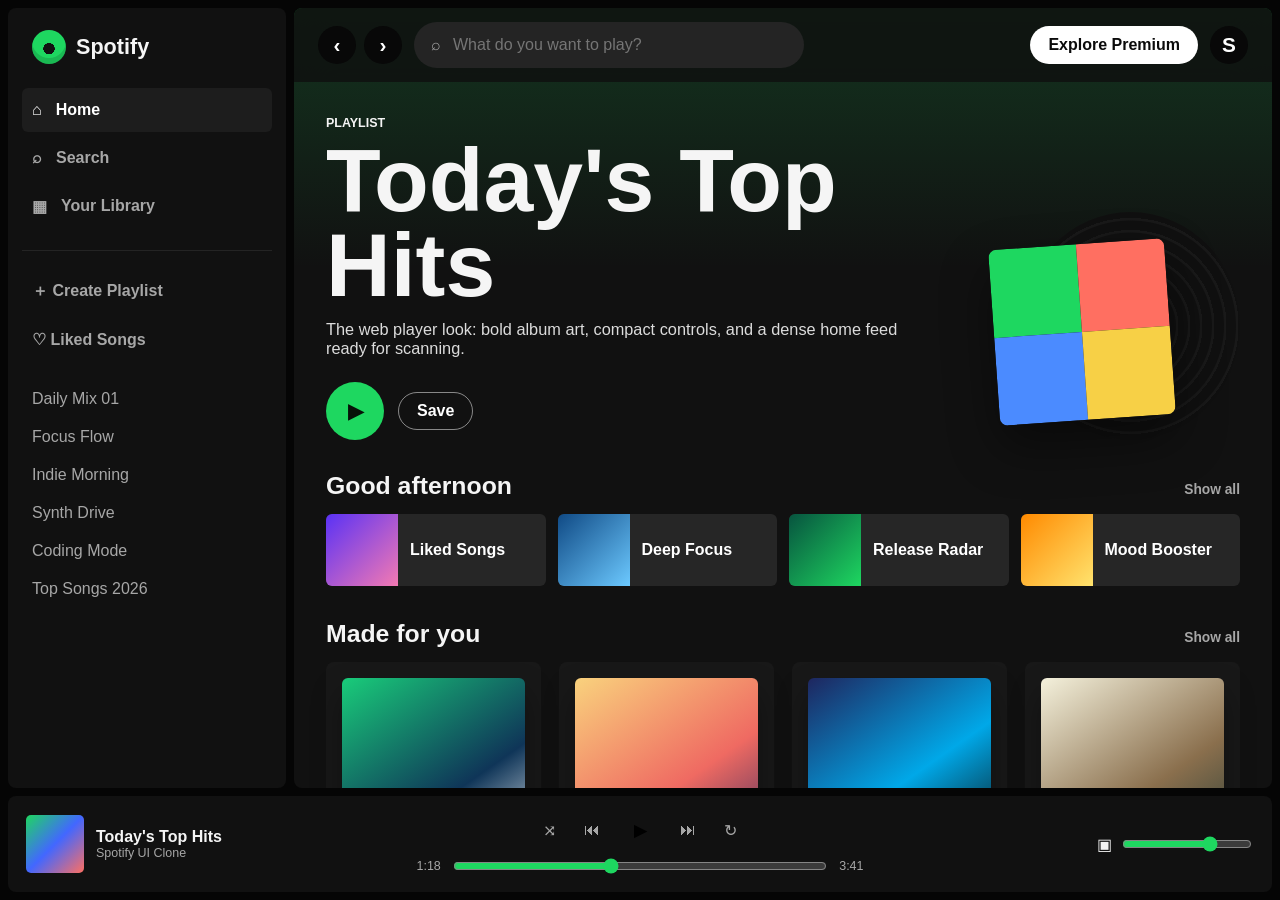
<file: clone/index.html>
<!DOCTYPE html>
<html lang="en">
  <head>
    <meta charset="UTF-8" />
    <meta name="viewport" content="width=device-width, initial-scale=1.0" />
    <title>Spotify Web Player UI Clone</title>
    <link rel="stylesheet" href="styles.css" />
    <script src="script.js" defer></script>
  </head>
  <body>
    <div class="app-shell">
      <aside class="sidebar" id="sidebar">
        <div class="brand">
          <span class="brand-mark"></span>
          <span>Spotify</span>
        </div>

        <nav class="nav-list" aria-label="Primary navigation">
          <button class="nav-item active" type="button">
            <span>⌂</span>
            <span>Home</span>
          </button>
          <button class="nav-item" type="button">
            <span>⌕</span>
            <span>Search</span>
          </button>
          <button class="nav-item" type="button">
            <span>▦</span>
            <span>Your Library</span>
          </button>
        </nav>

        <div class="library-actions">
          <button type="button">＋ Create Playlist</button>
          <button type="button">♡ Liked Songs</button>
        </div>

        <div class="playlist-list" aria-label="Playlists">
          <a href="#">Daily Mix 01</a>
          <a href="#">Focus Flow</a>
          <a href="#">Indie Morning</a>
          <a href="#">Synth Drive</a>
          <a href="#">Coding Mode</a>
          <a href="#">Top Songs 2026</a>
        </div>
      </aside>

      <main class="main-view">
        <header class="topbar">
          <button class="icon-button menu-toggle" id="menuToggle" type="button" aria-label="Toggle menu">☰</button>
          <div class="history-controls">
            <button class="icon-button" type="button" aria-label="Back">‹</button>
            <button class="icon-button" type="button" aria-label="Forward">›</button>
          </div>
          <label class="search-box">
            <span>⌕</span>
            <input type="search" placeholder="What do you want to play?" />
          </label>
          <div class="account-actions">
            <button class="upgrade-button" type="button">Explore Premium</button>
            <button class="avatar" type="button" aria-label="Account">S</button>
          </div>
        </header>

        <section class="hero-section" aria-label="Featured playlist">
          <div>
            <p class="eyebrow">Playlist</p>
            <h1>Today&apos;s Top Hits</h1>
            <p class="hero-copy">The web player look: bold album art, compact controls, and a dense home feed ready for scanning.</p>
            <div class="hero-actions">
              <button class="play-cta" type="button" data-track="Today&apos;s Top Hits">▶</button>
              <button class="save-button" type="button">Save</button>
            </div>
          </div>
          <div class="hero-art" aria-hidden="true">
            <div class="vinyl"></div>
            <div class="cover-grid">
              <span></span><span></span><span></span><span></span>
            </div>
          </div>
        </section>

        <section class="content-section">
          <div class="section-heading">
            <h2>Good afternoon</h2>
            <a href="#">Show all</a>
          </div>
          <div class="quick-grid">
            <button class="quick-card" type="button" data-track="Liked Songs"><span class="tile tile-pink"></span><strong>Liked Songs</strong></button>
            <button class="quick-card" type="button" data-track="Deep Focus"><span class="tile tile-blue"></span><strong>Deep Focus</strong></button>
            <button class="quick-card" type="button" data-track="Release Radar"><span class="tile tile-green"></span><strong>Release Radar</strong></button>
            <button class="quick-card" type="button" data-track="Mood Booster"><span class="tile tile-gold"></span><strong>Mood Booster</strong></button>
          </div>
        </section>

        <section class="content-section">
          <div class="section-heading">
            <h2>Made for you</h2>
            <a href="#">Show all</a>
          </div>
          <div class="album-grid">
            <article class="album-card" data-track="Chill Synth">
              <div class="album-art art-one"></div>
              <h3>Chill Synth</h3>
              <p>Glowing electronic tracks for steady focus.</p>
              <button type="button" aria-label="Play Chill Synth">▶</button>
            </article>
            <article class="album-card" data-track="Golden Hour">
              <div class="album-art art-two"></div>
              <h3>Golden Hour</h3>
              <p>Warm pop and indie picks for the evening.</p>
              <button type="button" aria-label="Play Golden Hour">▶</button>
            </article>
            <article class="album-card" data-track="Night Drive">
              <div class="album-art art-three"></div>
              <h3>Night Drive</h3>
              <p>Late city lights, basslines, and motion.</p>
              <button type="button" aria-label="Play Night Drive">▶</button>
            </article>
            <article class="album-card" data-track="Acoustic Blend">
              <div class="album-art art-four"></div>
              <h3>Acoustic Blend</h3>
              <p>Quiet guitars, soft vocals, and room to think.</p>
              <button type="button" aria-label="Play Acoustic Blend">▶</button>
            </article>
          </div>
        </section>
      </main>

      <footer class="player">
        <div class="now-playing">
          <div class="mini-cover"></div>
          <div>
            <strong id="trackTitle">Today&apos;s Top Hits</strong>
            <span>Spotify UI Clone</span>
          </div>
        </div>
        <div class="player-center">
          <div class="controls">
            <button type="button" aria-label="Shuffle">⤨</button>
            <button type="button" aria-label="Previous">⏮</button>
            <button class="main-play" id="mainPlay" type="button" aria-label="Play or pause">▶</button>
            <button type="button" aria-label="Next">⏭</button>
            <button type="button" aria-label="Repeat">↻</button>
          </div>
          <div class="progress-row">
            <span>1:18</span>
            <input type="range" min="0" max="100" value="42" aria-label="Playback progress" />
            <span>3:41</span>
          </div>
        </div>
        <div class="volume-row">
          <span>▣</span>
          <input type="range" min="0" max="100" value="70" aria-label="Volume" />
        </div>
      </footer>
    </div>
  </body>
</html>
</file>
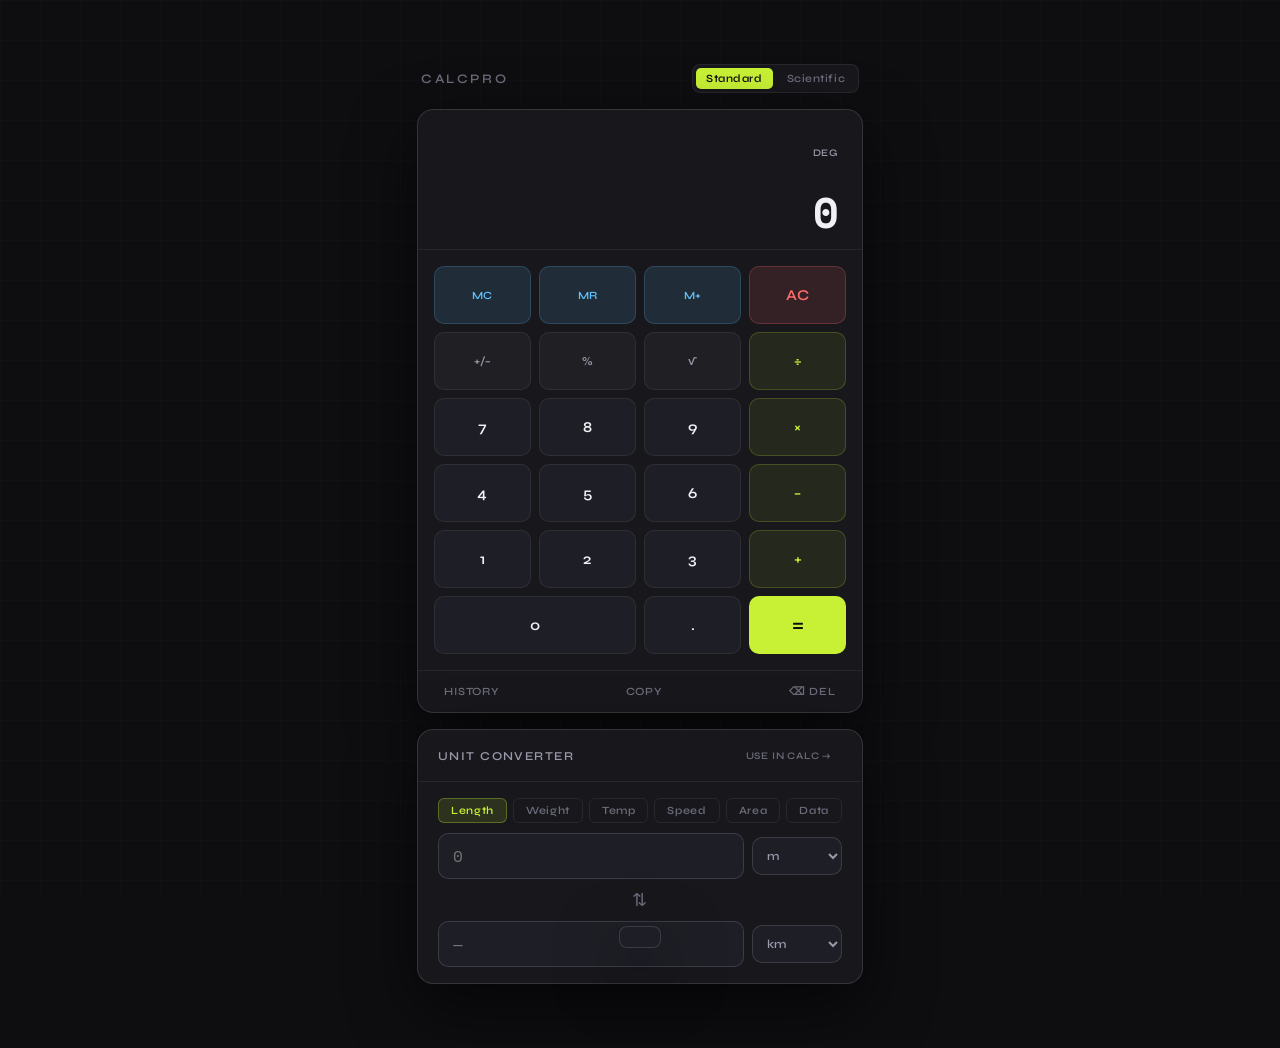
<file: Calculator/deploy/index.html>
<!DOCTYPE html>
<html lang="en">
<head>
<meta charset="UTF-8">
<meta name="viewport" content="width=device-width, initial-scale=1.0">
<title>CalcPro</title>
<link href="https://fonts.googleapis.com/css2?family=Space+Mono:wght@400;700&family=Syne:wght@400;600;800&display=swap" rel="stylesheet">
<style>
*, *::before, *::after { box-sizing: border-box; margin: 0; padding: 0; }

:root {
  --bg: #0e0e11;
  --surface: #17171c;
  --surface2: #1e1e26;
  --border: rgba(255,255,255,0.07);
  --border2: rgba(255,255,255,0.13);
  --accent: #c8f135;
  --accent-dim: rgba(200,241,53,0.12);
  --text: #f0f0f5;
  --muted: #6b6b7a;
  --muted2: #9999aa;
  --danger: #ff6b6b;
  --danger-dim: rgba(255,107,107,0.12);
  --info: #60c3ff;
  --info-dim: rgba(96,195,255,0.12);
  --radius: 16px;
  --radius-sm: 10px;
  --shadow: 0 24px 64px rgba(0,0,0,0.6);
}

html, body {
  min-height: 100vh;
  background: var(--bg);
  color: var(--text);
  font-family: 'Syne', sans-serif;
  display: flex;
  flex-direction: column;
  align-items: center;
  justify-content: center;
  padding: 2rem 1rem;
}

body::before {
  content: '';
  position: fixed;
  inset: 0;
  background-image:
    linear-gradient(rgba(255,255,255,0.015) 1px, transparent 1px),
    linear-gradient(90deg, rgba(255,255,255,0.015) 1px, transparent 1px);
  background-size: 40px 40px;
  pointer-events: none;
  z-index: 0;
}

.wrapper {
  position: relative;
  z-index: 1;
  width: 100%;
  max-width: 460px;
  display: flex;
  flex-direction: column;
  gap: 1rem;
}

.app-title {
  display: flex;
  align-items: center;
  justify-content: space-between;
  padding: 0 4px;
}

.app-title h1 {
  font-size: 13px;
  font-weight: 600;
  letter-spacing: 0.2em;
  text-transform: uppercase;
  color: var(--muted);
}

.mode-tabs {
  display: flex;
  gap: 4px;
  background: var(--surface);
  border-radius: 8px;
  padding: 3px;
  border: 1px solid var(--border);
}

.mode-tab {
  font-family: 'Syne', sans-serif;
  font-size: 11px;
  font-weight: 600;
  letter-spacing: 0.05em;
  padding: 4px 10px;
  border-radius: 5px;
  border: none;
  background: transparent;
  color: var(--muted);
  cursor: pointer;
  transition: all 0.15s;
}

.mode-tab.active { background: var(--accent); color: #0e0e11; }

.calc-shell {
  background: var(--surface);
  border-radius: var(--radius);
  border: 1px solid var(--border2);
  overflow: hidden;
  box-shadow: var(--shadow);
}

.display {
  padding: 1.25rem 1.5rem 1rem;
  border-bottom: 1px solid var(--border);
  min-height: 140px;
  display: flex;
  flex-direction: column;
  justify-content: flex-end;
  gap: 6px;
  position: relative;
}

.history-expression {
  font-family: 'Space Mono', monospace;
  font-size: 13px;
  color: var(--muted);
  text-align: right;
  min-height: 18px;
  overflow: hidden;
  text-overflow: ellipsis;
  white-space: nowrap;
}

.main-display {
  font-family: 'Space Mono', monospace;
  font-size: 42px;
  font-weight: 700;
  text-align: right;
  line-height: 1;
  letter-spacing: -1px;
  overflow: hidden;
  text-overflow: ellipsis;
  white-space: nowrap;
  transition: color 0.15s;
}

.main-display.error  { color: var(--danger); }
.main-display.result { color: var(--accent); }

.display-meta {
  display: flex;
  align-items: center;
  justify-content: space-between;
}

.mem-indicator {
  font-size: 10px;
  font-weight: 600;
  letter-spacing: 0.1em;
  color: var(--info);
  background: var(--info-dim);
  padding: 2px 7px;
  border-radius: 4px;
  opacity: 0;
  transition: opacity 0.2s;
}

.mem-indicator.visible { opacity: 1; }

.angle-indicator {
  font-size: 10px;
  font-weight: 600;
  letter-spacing: 0.08em;
  color: var(--muted2);
}

/* exponent input that pops inline */
.exp-input-row {
  display: none;
  gap: 6px;
  align-items: center;
  padding: 6px 1rem;
  background: var(--surface2);
  border-bottom: 1px solid var(--border);
}

.exp-input-row.show { display: flex; }

.exp-input-row label {
  font-size: 12px;
  color: var(--muted2);
  white-space: nowrap;
}

.exp-input-row input {
  flex: 1;
  background: var(--surface);
  border: 1px solid var(--border2);
  border-radius: 6px;
  color: var(--text);
  font-family: 'Space Mono', monospace;
  font-size: 14px;
  padding: 6px 10px;
  outline: none;
}

.exp-input-row input:focus { border-color: var(--accent); }

.exp-input-row button {
  background: var(--accent);
  border: none;
  border-radius: 6px;
  color: #0e0e11;
  font-family: 'Syne', sans-serif;
  font-size: 12px;
  font-weight: 700;
  padding: 6px 14px;
  cursor: pointer;
}

.history-panel {
  max-height: 0;
  overflow: hidden;
  transition: max-height 0.3s ease;
}

.history-panel.open {
  max-height: 200px;
  border-bottom: 1px solid var(--border);
}

.history-inner {
  padding: 0.75rem 1.5rem;
  max-height: 200px;
  overflow-y: auto;
  display: flex;
  flex-direction: column;
  gap: 6px;
}

.history-item {
  display: flex;
  justify-content: space-between;
  align-items: baseline;
  gap: 8px;
  cursor: pointer;
  padding: 4px 6px;
  border-radius: 6px;
  transition: background 0.1s;
}

.history-item:hover { background: var(--surface2); }

.history-item .expr {
  font-family: 'Space Mono', monospace;
  font-size: 12px;
  color: var(--muted);
  flex: 1;
  overflow: hidden;
  text-overflow: ellipsis;
  white-space: nowrap;
}

.history-item .res {
  font-family: 'Space Mono', monospace;
  font-size: 13px;
  font-weight: 700;
  color: var(--text);
  flex-shrink: 0;
}

.history-empty {
  font-size: 12px;
  color: var(--muted);
  text-align: center;
  padding: 0.5rem 0;
}

.btn-grid {
  display: grid;
  padding: 1rem;
  gap: 8px;
}

.btn-grid.standard    { grid-template-columns: repeat(4, 1fr); }
.btn-grid.scientific  { grid-template-columns: repeat(5, 1fr); }

button.key {
  font-family: 'Syne', sans-serif;
  font-size: 15px;
  font-weight: 600;
  border: none;
  border-radius: var(--radius-sm);
  padding: 0;
  height: 58px;
  cursor: pointer;
  transition: transform 0.08s, filter 0.08s;
  display: flex;
  align-items: center;
  justify-content: center;
  user-select: none;
}

button.key:active { transform: scale(0.93); filter: brightness(0.8); }

button.key.num   { background: var(--surface2); color: var(--text); border: 1px solid var(--border); }
button.key.op    { background: rgba(200,241,53,0.08); color: var(--accent); border: 1px solid rgba(200,241,53,0.2); }
button.key.fn    { background: rgba(255,255,255,0.04); color: var(--muted2); border: 1px solid var(--border); font-size: 12px; }
button.key.clear { background: var(--danger-dim); color: var(--danger); border: 1px solid rgba(255,107,107,0.25); }
button.key.equals{ background: var(--accent); color: #0e0e11; font-size: 22px; }
button.key.mem   { background: var(--info-dim); color: var(--info); border: 1px solid rgba(96,195,255,0.2); font-size: 11px; letter-spacing: 0.04em; }

button.key.span2 { grid-column: span 2; }

.btn-grid.scientific button.key { height: 50px; font-size: 12px; }

.toolbar {
  display: flex;
  align-items: center;
  justify-content: space-between;
  padding: 0.5rem 1rem;
  border-top: 1px solid var(--border);
}

.tool-btn {
  background: none;
  border: none;
  color: var(--muted);
  font-family: 'Syne', sans-serif;
  font-size: 11px;
  font-weight: 600;
  letter-spacing: 0.08em;
  cursor: pointer;
  padding: 6px 10px;
  border-radius: 6px;
  transition: color 0.15s, background 0.15s;
}

.tool-btn:hover { color: var(--text); background: var(--surface2); }
.tool-btn.active-tool { color: var(--accent); }

/* UNIT CONVERTER */
.converter-panel {
  background: var(--surface);
  border-radius: var(--radius);
  border: 1px solid var(--border2);
  overflow: hidden;
  box-shadow: var(--shadow);
}

.converter-header {
  padding: 0.85rem 1.25rem;
  border-bottom: 1px solid var(--border);
  display: flex;
  align-items: center;
  justify-content: space-between;
}

.converter-header h2 {
  font-size: 12px;
  font-weight: 600;
  letter-spacing: 0.12em;
  text-transform: uppercase;
  color: var(--muted2);
}

.converter-body { padding: 1rem 1.25rem; display: flex; flex-direction: column; gap: 10px; }

.conv-row { display: flex; gap: 8px; align-items: center; }

.conv-input {
  flex: 1;
  background: var(--surface2);
  border: 1px solid var(--border2);
  border-radius: var(--radius-sm);
  color: var(--text);
  font-family: 'Space Mono', monospace;
  font-size: 16px;
  padding: 10px 14px;
  outline: none;
  transition: border-color 0.15s;
}

.conv-input:focus { border-color: var(--accent); }

.conv-select {
  background: var(--surface2);
  border: 1px solid var(--border2);
  border-radius: var(--radius-sm);
  color: var(--muted2);
  font-family: 'Syne', sans-serif;
  font-size: 12px;
  font-weight: 600;
  padding: 10px;
  outline: none;
  cursor: pointer;
  min-width: 90px;
}

.conv-arrow { font-size: 18px; color: var(--muted); text-align: center; flex-shrink: 0; }

.conv-category-tabs { display: flex; gap: 6px; flex-wrap: wrap; }

.conv-tab {
  font-family: 'Syne', sans-serif;
  font-size: 11px;
  font-weight: 600;
  letter-spacing: 0.06em;
  padding: 5px 12px;
  border-radius: 6px;
  border: 1px solid var(--border);
  background: transparent;
  color: var(--muted);
  cursor: pointer;
  transition: all 0.15s;
}

.conv-tab.active { background: var(--accent-dim); color: var(--accent); border-color: rgba(200,241,53,0.3); }

/* TOAST */
.toast {
  position: fixed;
  bottom: 2rem;
  left: 50%;
  transform: translateX(-50%) translateY(80px);
  background: var(--surface2);
  border: 1px solid var(--border2);
  border-radius: 8px;
  padding: 10px 20px;
  font-size: 13px;
  color: var(--muted2);
  transition: transform 0.25s ease;
  z-index: 100;
  white-space: nowrap;
  box-shadow: var(--shadow);
}

.toast.show { transform: translateX(-50%) translateY(0); }

.history-inner::-webkit-scrollbar { width: 4px; }
.history-inner::-webkit-scrollbar-track { background: transparent; }
.history-inner::-webkit-scrollbar-thumb { background: var(--border2); border-radius: 4px; }
</style>
</head>
<body>

<div class="wrapper">

  <div class="app-title">
    <h1>CalcPro</h1>
    <div class="mode-tabs">
      <button class="mode-tab active" onclick="setMode('standard')">Standard</button>
      <button class="mode-tab" onclick="setMode('scientific')">Scientific</button>
    </div>
  </div>

  <div class="calc-shell">

    <!-- Display -->
    <div class="display">
      <div class="display-meta">
        <span class="mem-indicator" id="memIndicator">M</span>
        <span class="angle-indicator" id="angleIndicator">DEG</span>
      </div>
      <div class="history-expression" id="histExpr"></div>
      <div class="main-display" id="mainDisplay">0</div>
    </div>

    <!-- Inline exponent input (replaces prompt()) -->
    <div class="exp-input-row" id="expInputRow">
      <label>x ^ </label>
      <input type="number" id="expValue" placeholder="exponent" step="any">
      <button onclick="applyExponent()">OK</button>
    </div>

    <!-- History panel -->
    <div class="history-panel" id="historyPanel">
      <div class="history-inner" id="historyList">
        <div class="history-empty" id="histEmpty">No history yet</div>
      </div>
    </div>

    <!-- Standard grid -->
    <div class="btn-grid standard" id="standardGrid">
      <button class="key mem"   onclick="memClear()">MC</button>
      <button class="key mem"   onclick="memRecall()">MR</button>
      <button class="key mem"   onclick="memAdd()">M+</button>
      <button class="key clear" onclick="clearAll()">AC</button>

      <button class="key fn"    onclick="toggleSign()">+/−</button>
      <button class="key fn"    onclick="percent()">%</button>
      <button class="key fn"    onclick="sqrtOp()">√</button>
      <button class="key op"    onclick="inputOp('÷')">÷</button>

      <button class="key num"   onclick="inputNum('7')">7</button>
      <button class="key num"   onclick="inputNum('8')">8</button>
      <button class="key num"   onclick="inputNum('9')">9</button>
      <button class="key op"    onclick="inputOp('×')">×</button>

      <button class="key num"   onclick="inputNum('4')">4</button>
      <button class="key num"   onclick="inputNum('5')">5</button>
      <button class="key num"   onclick="inputNum('6')">6</button>
      <button class="key op"    onclick="inputOp('−')">−</button>

      <button class="key num"   onclick="inputNum('1')">1</button>
      <button class="key num"   onclick="inputNum('2')">2</button>
      <button class="key num"   onclick="inputNum('3')">3</button>
      <button class="key op"    onclick="inputOp('+')">+</button>

      <button class="key num span2" onclick="inputNum('0')">0</button>
      <button class="key num"   onclick="inputDot()">.</button>
      <button class="key equals" onclick="calculate()">=</button>
    </div>

    <!-- Scientific grid -->
    <div class="btn-grid scientific" id="scientificGrid" style="display:none;">
      <button class="key fn" onclick="sciOp('sin')">sin</button>
      <button class="key fn" onclick="sciOp('cos')">cos</button>
      <button class="key fn" onclick="sciOp('tan')">tan</button>
      <button class="key fn" onclick="sciOp('log')">log</button>
      <button class="key fn" onclick="sciOp('ln')">ln</button>

      <button class="key fn" onclick="sciOp('asin')">sin⁻¹</button>
      <button class="key fn" onclick="sciOp('acos')">cos⁻¹</button>
      <button class="key fn" onclick="sciOp('atan')">tan⁻¹</button>
      <button class="key fn" onclick="inputConst('π')">π</button>
      <button class="key fn" onclick="inputConst('e')">e</button>

      <button class="key fn" onclick="sciOp('x²')">x²</button>
      <button class="key fn" onclick="sciOp('x³')">x³</button>
      <button class="key fn" onclick="showExpInput()">xⁿ</button>
      <button class="key fn" onclick="sciOp('10ˣ')">10ˣ</button>
      <button class="key fn" onclick="sciOp('eˣ')">eˣ</button>

      <button class="key fn" onclick="sciOp('1/x')">1/x</button>
      <button class="key fn" onclick="sciOp('|x|')">|x|</button>
      <button class="key fn" onclick="sciOp('n!')">n!</button>
      <button class="key fn" onclick="toggleAngle()" id="angleBtn">DEG/RAD</button>
      <button class="key clear" onclick="backspace()">⌫</button>

      <button class="key mem"   onclick="memClear()">MC</button>
      <button class="key mem"   onclick="memRecall()">MR</button>
      <button class="key mem"   onclick="memAdd()">M+</button>
      <button class="key clear" onclick="clearAll()">AC</button>
      <button class="key op"    onclick="inputOp('÷')">÷</button>

      <button class="key num"   onclick="inputNum('7')">7</button>
      <button class="key num"   onclick="inputNum('8')">8</button>
      <button class="key num"   onclick="inputNum('9')">9</button>
      <button class="key op"    onclick="inputOp('×')">×</button>
      <button class="key fn"    onclick="percent()">%</button>

      <button class="key num"   onclick="inputNum('4')">4</button>
      <button class="key num"   onclick="inputNum('5')">5</button>
      <button class="key num"   onclick="inputNum('6')">6</button>
      <button class="key op"    onclick="inputOp('−')">−</button>
      <button class="key fn"    onclick="sqrtOp()">√</button>

      <button class="key num"   onclick="inputNum('1')">1</button>
      <button class="key num"   onclick="inputNum('2')">2</button>
      <button class="key num"   onclick="inputNum('3')">3</button>
      <button class="key op"    onclick="inputOp('+')">+</button>
      <button class="key fn"    onclick="toggleSign()">+/−</button>

      <button class="key num span2" onclick="inputNum('0')">0</button>
      <button class="key num"   onclick="inputDot()">.</button>
      <button class="key equals span2" onclick="calculate()">=</button>
    </div>

    <div class="toolbar">
      <button class="tool-btn" id="histBtn" onclick="toggleHistory()">HISTORY</button>
      <button class="tool-btn" onclick="copyResult()">COPY</button>
      <button class="tool-btn" onclick="backspace()">⌫ DEL</button>
    </div>
  </div>

  <!-- Unit Converter -->
  <div class="converter-panel">
    <div class="converter-header">
      <h2>Unit Converter</h2>
      <button class="tool-btn" onclick="useConvResult()" style="font-size:10px;">USE IN CALC →</button>
    </div>
    <div class="converter-body">
      <div class="conv-category-tabs" id="convTabs"></div>
      <div class="conv-row">
        <input  class="conv-input" id="convFrom"     type="number" placeholder="0" oninput="convertUnits()">
        <select class="conv-select" id="convFromUnit" onchange="convertUnits()"></select>
      </div>
      <div class="conv-arrow">⇅</div>
      <div class="conv-row">
        <input  class="conv-input" id="convTo"     type="number" placeholder="—" readonly>
        <select class="conv-select" id="convToUnit" onchange="convertUnits()"></select>
      </div>
    </div>
  </div>

</div>

<div class="toast" id="toast"></div>

<script>
// ─── STATE ────────────────────────────────────────────────────────────────────
let display   = '0';
let expression = '';
let justCalc  = false;   // true right after = or unary op — next digit starts fresh
let memory    = null;
let calcHistory = [];
let angleMode = 'DEG';
let currentMode = 'standard';
let pendingOp = null;
let prevVal   = null;
let pendingUnary = null;

// ─── DISPLAY HELPERS ──────────────────────────────────────────────────────────
function updateDisplay(val, type) {
  const el = document.getElementById('mainDisplay');
  el.textContent = val;
  el.className = 'main-display' + (type ? ' ' + type : '');
}

function updateHistExpr(expr) {
  document.getElementById('histExpr').textContent = expr;
}

function unaryDisplayLabel(op) {
  if (op === 'sqrt') return '√';
  if (op === 'asin') return 'sin⁻¹';
  if (op === 'acos') return 'cos⁻¹';
  if (op === 'atan') return 'tan⁻¹';
  return op;
}

function pendingUnaryText() {
  return unaryDisplayLabel(pendingUnary) + '(' + (justCalc ? '' : display) + ')';
}

function refreshInputDisplay() {
  if (pendingUnary !== null) {
    const text = pendingUnaryText();
    updateDisplay(justCalc ? '0' : display);
    updateHistExpr((expression || '') + text);
    return;
  }
  updateDisplay(display);
  updateHistExpr((expression || '') + display);
}

function formatNum(n) {
  if (!isFinite(n)) return 'Error';
  // kill float dust like 0.30000000000000004
  const clean = parseFloat(n.toPrecision(12));
  const s = clean.toString();
  // switch to exp notation only if string gets ridiculous
  if (s.replace('-','').replace('.','').length > 13) {
    return parseFloat(n.toPrecision(8)).toExponential(4);
  }
  return s;
}

// ─── NUMBER INPUT ─────────────────────────────────────────────────────────────
function inputNum(d) {
  if (justCalc) {
    // Start a new number after an operator, result, or selected prefix function.
    display = d;
    justCalc = false;
  } else {
    if (display === '0' || display === 'Error') display = d;
    else if (display.length < 15) display += d;
  }
  refreshInputDisplay();
}

function inputDot() {
  if (justCalc) { display = '0.'; justCalc = false; }
  else if (!display.includes('.')) display += '.';
  refreshInputDisplay();
}

// ─── BINARY OPERATORS ─────────────────────────────────────────────────────────
function inputOp(op) {
  if (display === 'Error') return;
  applyPendingUnary();
  const num = parseFloat(display);

  if (prevVal !== null && pendingOp !== null && !justCalc) {
    // chain: compute pending first
    const chained = applyOp(prevVal, num, pendingOp);
    if (!isFinite(chained)) { showError(); return; }
    prevVal = chained;
    display = formatNum(chained);
    updateDisplay(display);
  } else {
    prevVal = num;
  }

  pendingOp  = op;
  expression = formatNum(prevVal) + ' ' + op + ' ';
  justCalc   = true;          // next digit/dot starts fresh input
  updateHistExpr(expression);
}

function applyOp(a, b, op) {
  if (op === '+') return a + b;
  if (op === '−') return a - b;
  if (op === '×') return a * b;
  if (op === '÷') return b === 0 ? NaN : a / b;
  return b;
}

function calculate() {
  if (pendingUnary !== null) {
    applyPendingUnary();
    if (pendingOp === null || prevVal === null) return;
  }
  if (pendingOp === null || prevVal === null) return;
  const b      = parseFloat(display);
  const result = applyOp(prevVal, b, pendingOp);
  const exprStr = expression + formatNum(b) + ' =';

  if (!isFinite(result)) {
    addToHistory(exprStr, 'Error');
    updateDisplay('Error', 'error');
    display = 'Error';
  } else {
    const r = formatNum(result);
    addToHistory(exprStr, r);
    display = r;
    updateDisplay(r, 'result');
  }
  updateHistExpr(exprStr);
  justCalc  = true;
  prevVal   = null;
  pendingOp = null;
  expression = '';
}

// ─── UNARY / UTILITY ─────────────────────────────────────────────────────────
function clearAll() {
  display = '0'; expression = ''; justCalc = false;
  prevVal = null; pendingOp = null; pendingUnary = null;
  updateDisplay('0'); updateHistExpr('');
  hideExpInput();
}

function backspace() {
  if (display === 'Error') { clearAll(); return; }

  if (pendingUnary !== null && justCalc) {
    pendingUnary = null;
    justCalc = false;
    display = '0';
    refreshInputDisplay();
    return;
  }

  if (justCalc) return;

  display = display.length > 1 ? display.slice(0, -1) : '0';
  if (pendingUnary !== null && display === '0') justCalc = true;
  refreshInputDisplay();
}

function toggleSign() {
  if (display === '0' || display === 'Error') return;
  display = display.startsWith('-') ? display.slice(1) : '-' + display;
  refreshInputDisplay();
}

function percent() {
  const n = parseFloat(display);
  if (isNaN(n)) return;
  const r = formatNum(n / 100);
  addToHistory(display + '%', r);
  display = r;
  updateDisplay(display, 'result');
  justCalc = true;
}

// √ as a UNARY op — completely independent from the binary operator path
function sqrtOp() {
  if (justCalc || display === '0') {
    setPendingUnary('sqrt');
    return;
  }
  const n = parseFloat(display);
  if (isNaN(n)) return;
  finishUnary('sqrt(' + display + ')', runUnary('sqrt', n));
}

// ─── SCIENTIFIC OPS ───────────────────────────────────────────────────────────
// All sci ops are UNARY — they consume the current display and produce a result.
// They do NOT touch prevVal / pendingOp at all.
function toRad(deg) { return deg * Math.PI / 180; }
function toDeg(rad) { return rad * 180 / Math.PI; }

function sciOp(op) {
  if (justCalc || display === '0') {
    setPendingUnary(op);
    return;
  }
  const n      = parseFloat(display);
  finishUnary(op + '(' + display + ')', runUnary(op, n));
}

function runUnary(op, n) {
  const isRad  = (angleMode === 'RAD');

  switch (op) {
    case 'sqrt': return Math.sqrt(n);
    case 'sin':  return Math.sin(isRad ? n : toRad(n));
    case 'cos':  return Math.cos(isRad ? n : toRad(n));
    case 'tan':  return Math.tan(isRad ? n : toRad(n));
    case 'asin': return isRad ? Math.asin(n) : toDeg(Math.asin(n));
    case 'acos': return isRad ? Math.acos(n) : toDeg(Math.acos(n));
    case 'atan': return isRad ? Math.atan(n) : toDeg(Math.atan(n));
    case 'log':  return Math.log10(n);
    case 'ln':   return Math.log(n);
    case 'x²':  return n * n;
    case 'x³':  return n * n * n;
    case '10ˣ': return Math.pow(10, n);
    case 'eˣ':  return Math.exp(n);
    case '1/x': return 1 / n;
    case '|x|': return Math.abs(n);
    case 'n!':  return factorial(n);
    default: return NaN;
  }
}

function setPendingUnary(op) {
  if (display === 'Error') return;
  pendingUnary = op;
  justCalc = true;
  refreshInputDisplay();
}

function applyPendingUnary() {
  if (pendingUnary === null || display === 'Error') return;
  const n = parseFloat(display);
  const op = pendingUnary;
  pendingUnary = null;
  finishUnary(op + '(' + display + ')', runUnary(op, n));
}

// Single place to finish any unary operation cleanly
function finishUnary(label, result) {
  if (!isFinite(result) || isNaN(result)) {
    addToHistory(label + ' =', 'Error');
    updateHistExpr(label + ' = Error');
    display = 'Error';
    updateDisplay('Error', 'error');
  } else {
    const r = formatNum(result);
    addToHistory(label + ' =', r);
    updateHistExpr(label + ' = ' + r);
    display = r;
    updateDisplay(r, 'result');
  }
  // mark that a result is showing — but preserve prevVal/pendingOp
  // so you can do: 9 × → result of sci op on 9 is ready → press + to continue chain
  justCalc = true;
  pendingUnary = null;
}

function showError() {
  display = 'Error';
  updateDisplay('Error', 'error');
  justCalc = true;
}

function factorial(n) {
  if (!Number.isInteger(n) || n < 0) return NaN;
  if (n > 170) return Infinity;
  let r = 1;
  for (let i = 2; i <= n; i++) r *= i;
  return r;
}

function inputConst(c) {
  const val = c === 'π' ? Math.PI : Math.E;
  display   = formatNum(val);
  justCalc  = false;
  if (pendingUnary !== null) applyPendingUnary();
  updateDisplay(display);
}

function toggleAngle() {
  angleMode = angleMode === 'DEG' ? 'RAD' : 'DEG';
  document.getElementById('angleIndicator').textContent = angleMode;
  showToast('Angle mode: ' + angleMode);
}

// ─── EXPONENT (xⁿ) — inline input, no prompt() ───────────────────────────────
function showExpInput() {
  const row = document.getElementById('expInputRow');
  row.classList.add('show');
  document.getElementById('expValue').value = '';
  document.getElementById('expValue').focus();
}

function hideExpInput() {
  document.getElementById('expInputRow').classList.remove('show');
}

function applyExponent() {
  const expVal = parseFloat(document.getElementById('expValue').value);
  if (isNaN(expVal)) { showToast('Enter a valid exponent'); return; }
  const n      = parseFloat(display);
  const result = Math.pow(n, expVal);
  const label  = display + ' ^ ' + expVal;
  hideExpInput();
  finishUnary(label, result);
}

// allow Enter key in exponent field
document.getElementById('expValue').addEventListener('keydown', function(e) {
  if (e.key === 'Enter') applyExponent();
  if (e.key === 'Escape') hideExpInput();
});

// ─── MEMORY ───────────────────────────────────────────────────────────────────
function memClear() {
  memory = null;
  document.getElementById('memIndicator').classList.remove('visible');
  showToast('Memory cleared');
}

function memRecall() {
  if (memory === null) { showToast('Memory is empty'); return; }
  display  = formatNum(memory);
  justCalc = false;
  updateDisplay(display);
}

function memAdd() {
  const n = parseFloat(display);
  if (isNaN(n)) return;
  memory = (memory || 0) + n;
  document.getElementById('memIndicator').classList.add('visible');
  showToast('Memory: ' + formatNum(memory));
}

// ─── HISTORY ──────────────────────────────────────────────────────────────────
function addToHistory(expr, result) {
  calcHistory.unshift({ expr, result });
  if (calcHistory.length > 30) calcHistory.pop();
  renderHistory();
}

function renderHistory() {
  const list  = document.getElementById('historyList');
  const empty = document.getElementById('histEmpty');
  list.querySelectorAll('.history-item').forEach(e => e.remove());

  if (calcHistory.length === 0) { empty.style.display = ''; return; }
  empty.style.display = 'none';

  calcHistory.forEach(h => {
    const item = document.createElement('div');
    item.className = 'history-item';
    item.innerHTML = `<span class="expr">${h.expr}</span><span class="res">${h.result}</span>`;
    item.onclick = () => {
      if (h.result === 'Error') return;
      display  = h.result;
      justCalc = true;
      updateDisplay(display, 'result');
    };
    list.appendChild(item);
  });
}

function toggleHistory() {
  document.getElementById('historyPanel').classList.toggle('open');
  document.getElementById('histBtn').classList.toggle('active-tool');
}

// ─── MODE SWITCH ──────────────────────────────────────────────────────────────
function setMode(mode) {
  currentMode = mode;
  document.querySelectorAll('.mode-tab').forEach((t, i) => {
    t.classList.toggle('active', (i === 0 && mode === 'standard') || (i === 1 && mode === 'scientific'));
  });
  document.getElementById('standardGrid').style.display   = mode === 'standard'   ? 'grid' : 'none';
  document.getElementById('scientificGrid').style.display = mode === 'scientific' ? 'grid' : 'none';
  hideExpInput();
}

// ─── COPY ─────────────────────────────────────────────────────────────────────
function copyResult() {
  if (display === 'Error') return;
  const copied = () => showToast('Copied: ' + display);
  const fallbackCopy = () => {
    const temp = document.createElement('textarea');
    temp.value = display;
    temp.setAttribute('readonly', '');
    temp.style.position = 'fixed';
    temp.style.left = '-9999px';
    document.body.appendChild(temp);
    temp.select();
    const ok = document.execCommand('copy');
    document.body.removeChild(temp);
    ok ? copied() : showToast('Copy not allowed');
  };

  if (navigator.clipboard && window.isSecureContext) {
    navigator.clipboard.writeText(display).then(copied).catch(fallbackCopy);
  } else {
    fallbackCopy();
  }
}

// ─── KEYBOARD ─────────────────────────────────────────────────────────────────
document.addEventListener('keydown', e => {
  if (document.activeElement === document.getElementById('expValue')) return;
  if (e.key >= '0' && e.key <= '9') inputNum(e.key);
  else if (e.key === '.')           inputDot();
  else if (e.key === '+')           inputOp('+');
  else if (e.key === '-')           inputOp('−');
  else if (e.key === '*')           inputOp('×');
  else if (e.key === '/') { e.preventDefault(); inputOp('÷'); }
  else if (e.key === 'Enter' || e.key === '=') calculate();
  else if (e.key === 'Backspace')   backspace();
  else if (e.key === 'Escape')      clearAll();
  else if (e.key === '%')           percent();
});

// ─── TOAST ────────────────────────────────────────────────────────────────────
let toastTimer;
function showToast(msg) {
  const t = document.getElementById('toast');
  t.textContent = msg;
  t.classList.add('show');
  clearTimeout(toastTimer);
  toastTimer = setTimeout(() => t.classList.remove('show'), 2200);
}

// ─── UNIT CONVERTER ───────────────────────────────────────────────────────────
const convCategories = {
  Length:  { m: 1, km: 1000, cm: 0.01, mm: 0.001, mi: 1609.344, ft: 0.3048, inch: 0.0254, yd: 0.9144 },
  Weight:  { kg: 1, g: 0.001, lb: 0.453592, oz: 0.0283495, t: 1000 },
  Temp:    { C: null, F: null, K: null },
  Speed:   { 'km/h': 1, 'm/s': 3.6, mph: 1.60934, knot: 1.852 },
  Area:    { 'm²': 1, 'km²': 1e6, 'ft²': 0.0929, acre: 4046.86, ha: 10000 },
  Data:    { B: 1, KB: 1024, MB: 1048576, GB: 1073741824, TB: 1099511627776 }
};

let activeConvCat = 'Length';

function buildConverter() {
  const tabs = document.getElementById('convTabs');
  tabs.innerHTML = '';
  Object.keys(convCategories).forEach(cat => {
    const b = document.createElement('button');
    b.className = 'conv-tab' + (cat === activeConvCat ? ' active' : '');
    b.textContent = cat;
    b.onclick = () => { activeConvCat = cat; buildConverter(); };
    tabs.appendChild(b);
  });
  buildUnitSelects();
}

function buildUnitSelects() {
  const units = Object.keys(convCategories[activeConvCat]);
  ['convFromUnit', 'convToUnit'].forEach((id, i) => {
    const sel = document.getElementById(id);
    sel.innerHTML = '';
    units.forEach((u, j) => {
      const o = document.createElement('option');
      o.value = u; o.textContent = u;
      if ((i === 0 && j === 0) || (i === 1 && j === 1)) o.selected = true;
      sel.appendChild(o);
    });
  });
  convertUnits();
}

function convertUnits() {
  const fromVal  = parseFloat(document.getElementById('convFrom').value);
  if (isNaN(fromVal)) { document.getElementById('convTo').value = ''; return; }
  const fromUnit = document.getElementById('convFromUnit').value;
  const toUnit   = document.getElementById('convToUnit').value;
  const cat      = convCategories[activeConvCat];

  let result;
  if (activeConvCat === 'Temp') {
    result = convertTemp(fromVal, fromUnit, toUnit);
  } else {
    result = (fromVal * cat[fromUnit]) / cat[toUnit];
  }
  document.getElementById('convTo').value = parseFloat(result.toPrecision(10));
}

function convertTemp(val, from, to) {
  let c;
  if (from === 'C') c = val;
  else if (from === 'F') c = (val - 32) * 5 / 9;
  else c = val - 273.15;
  if (to === 'C') return c;
  if (to === 'F') return c * 9 / 5 + 32;
  return c + 273.15;
}

function useConvResult() {
  const val = document.getElementById('convTo').value;
  if (!val) { showToast('Nothing to use yet'); return; }
  display  = parseFloat(parseFloat(val).toPrecision(10)).toString();
  justCalc = true;
  updateDisplay(display, 'result');
  showToast('Used in calculator!');
}

// ─── INIT ─────────────────────────────────────────────────────────────────────
buildConverter();
</script>
</body>
</html>
</file>
<file: clone/styles.css>
:root {
  color-scheme: dark;
  --bg: #050505;
  --panel: #111111;
  --panel-soft: #181818;
  --panel-hover: #242424;
  --text: #f5f5f5;
  --muted: #a7a7a7;
  --accent: #1ed760;
  --line: rgba(255, 255, 255, 0.08);
}

* {
  box-sizing: border-box;
}

body {
  margin: 0;
  min-height: 100vh;
  overflow: hidden;
  background: var(--bg);
  color: var(--text);
  font-family: Inter, "Segoe UI", Arial, sans-serif;
}

button,
input {
  font: inherit;
}

button,
a {
  color: inherit;
}

.app-shell {
  display: grid;
  grid-template-columns: 278px minmax(0, 1fr);
  grid-template-rows: minmax(0, 1fr) 96px;
  gap: 8px;
  height: 100vh;
  padding: 8px;
}

.sidebar,
.main-view,
.player {
  background: var(--panel);
  border-radius: 8px;
}

.sidebar {
  grid-row: 1;
  display: flex;
  flex-direction: column;
  min-width: 0;
  padding: 22px 14px;
}

.brand {
  display: flex;
  align-items: center;
  gap: 10px;
  padding: 0 10px 24px;
  font-size: 1.35rem;
  font-weight: 800;
}

.brand-mark {
  width: 34px;
  height: 34px;
  border-radius: 50%;
  background: radial-gradient(circle at 50% 55%, #111 0 22%, transparent 23%), var(--accent);
  box-shadow: inset 0 -6px 0 rgba(0, 0, 0, 0.14);
}

.nav-list,
.library-actions {
  display: grid;
  gap: 4px;
}

.nav-item,
.library-actions button {
  display: flex;
  align-items: center;
  gap: 14px;
  min-height: 44px;
  border: 0;
  border-radius: 6px;
  background: transparent;
  color: var(--muted);
  cursor: pointer;
  font-weight: 700;
  padding: 0 10px;
  text-align: left;
}

.nav-item:hover,
.nav-item.active,
.library-actions button:hover {
  color: #fff;
  background: rgba(255, 255, 255, 0.05);
}

.library-actions {
  border-top: 1px solid var(--line);
  margin-top: 22px;
  padding-top: 18px;
}

.playlist-list {
  display: grid;
  gap: 2px;
  margin-top: 20px;
  overflow: auto;
}

.playlist-list a {
  border-radius: 4px;
  color: var(--muted);
  padding: 9px 10px;
  text-decoration: none;
}

.playlist-list a:hover {
  background: rgba(255, 255, 255, 0.05);
  color: #fff;
}

.main-view {
  grid-row: 1;
  min-width: 0;
  overflow: auto;
  background:
    linear-gradient(180deg, rgba(30, 215, 96, 0.18), transparent 260px),
    var(--panel);
}

.topbar {
  position: sticky;
  top: 0;
  z-index: 3;
  display: flex;
  align-items: center;
  gap: 12px;
  min-height: 72px;
  padding: 14px 24px;
  background: rgba(15, 15, 15, 0.78);
  backdrop-filter: blur(18px);
}

.icon-button,
.avatar {
  display: grid;
  place-items: center;
  width: 38px;
  height: 38px;
  border: 0;
  border-radius: 50%;
  background: #080808;
  color: #fff;
  cursor: pointer;
  font-size: 1.3rem;
  font-weight: 800;
}

.menu-toggle {
  display: none;
}

.history-controls {
  display: flex;
  gap: 8px;
}

.search-box {
  display: flex;
  align-items: center;
  gap: 10px;
  width: min(390px, 42vw);
  min-width: 210px;
  height: 46px;
  border: 1px solid transparent;
  border-radius: 999px;
  background: #242424;
  color: var(--muted);
  padding: 0 16px;
}

.search-box:focus-within {
  border-color: #fff;
}

.search-box input {
  width: 100%;
  border: 0;
  outline: 0;
  background: transparent;
  color: #fff;
}

.account-actions {
  display: flex;
  align-items: center;
  gap: 12px;
  margin-left: auto;
}

.upgrade-button,
.save-button {
  min-height: 38px;
  border: 0;
  border-radius: 999px;
  background: #fff;
  color: #0b0b0b;
  cursor: pointer;
  font-weight: 800;
  padding: 0 18px;
}

.hero-section {
  display: grid;
  grid-template-columns: minmax(0, 1fr) minmax(220px, 30%);
  align-items: end;
  gap: 28px;
  padding: 34px 32px 28px;
}

.eyebrow {
  margin: 0 0 8px;
  font-size: 0.78rem;
  font-weight: 800;
  text-transform: uppercase;
}

h1,
h2,
h3,
p {
  margin-top: 0;
}

h1 {
  margin-bottom: 12px;
  font-size: clamp(3.1rem, 7vw, 6.6rem);
  line-height: 0.95;
  letter-spacing: 0;
}

.hero-copy {
  max-width: 610px;
  color: #dcdcdc;
  font-size: 1.02rem;
}

.hero-actions {
  display: flex;
  align-items: center;
  gap: 14px;
  margin-top: 24px;
}

.play-cta,
.main-play,
.album-card button {
  display: grid;
  place-items: center;
  border: 0;
  border-radius: 50%;
  background: var(--accent);
  color: #071108;
  cursor: pointer;
  font-weight: 900;
}

.play-cta {
  width: 58px;
  height: 58px;
  font-size: 1.25rem;
}

.save-button {
  background: transparent;
  color: #fff;
  border: 1px solid rgba(255, 255, 255, 0.5);
}

.hero-art {
  position: relative;
  min-height: 260px;
}

.vinyl {
  position: absolute;
  inset: 32px 0 0 auto;
  width: min(240px, 80%);
  aspect-ratio: 1;
  border-radius: 50%;
  background: repeating-radial-gradient(circle, #101010 0 9px, #191919 10px 12px);
}

.cover-grid {
  position: absolute;
  right: 70px;
  bottom: 20px;
  display: grid;
  grid-template-columns: repeat(2, 88px);
  width: 176px;
  height: 176px;
  overflow: hidden;
  border-radius: 8px;
  box-shadow: 0 22px 50px rgba(0, 0, 0, 0.45);
  transform: rotate(-4deg);
}

.cover-grid span:nth-child(1) { background: #1ed760; }
.cover-grid span:nth-child(2) { background: #ff6f61; }
.cover-grid span:nth-child(3) { background: #4b8bff; }
.cover-grid span:nth-child(4) { background: #f7d046; }

.content-section {
  padding: 4px 32px 30px;
}

.section-heading {
  display: flex;
  align-items: baseline;
  justify-content: space-between;
  gap: 16px;
  margin-bottom: 14px;
}

.section-heading h2 {
  margin-bottom: 0;
  font-size: 1.55rem;
}

.section-heading a {
  color: var(--muted);
  font-size: 0.86rem;
  font-weight: 800;
  text-decoration: none;
}

.quick-grid {
  display: grid;
  grid-template-columns: repeat(4, minmax(150px, 1fr));
  gap: 12px;
}

.quick-card {
  display: flex;
  align-items: center;
  gap: 12px;
  min-width: 0;
  min-height: 72px;
  border: 0;
  border-radius: 6px;
  background: rgba(255, 255, 255, 0.09);
  color: #fff;
  cursor: pointer;
  overflow: hidden;
  padding: 0 14px 0 0;
  text-align: left;
}

.quick-card:hover {
  background: rgba(255, 255, 255, 0.16);
}

.tile {
  flex: 0 0 72px;
  align-self: stretch;
}

.tile-pink { background: linear-gradient(135deg, #5a32f5, #f37ab2); }
.tile-blue { background: linear-gradient(135deg, #104a85, #6cc9ff); }
.tile-green { background: linear-gradient(135deg, #07543f, #1ed760); }
.tile-gold { background: linear-gradient(135deg, #ff8a00, #ffe36e); }

.album-grid {
  display: grid;
  grid-template-columns: repeat(4, minmax(150px, 1fr));
  gap: 18px;
}

.album-card {
  position: relative;
  min-width: 0;
  border-radius: 8px;
  background: var(--panel-soft);
  cursor: pointer;
  padding: 16px;
  transition: background 160ms ease, transform 160ms ease;
}

.album-card:hover {
  background: var(--panel-hover);
  transform: translateY(-2px);
}

.album-art {
  width: 100%;
  aspect-ratio: 1;
  border-radius: 6px;
  margin-bottom: 14px;
  box-shadow: 0 16px 30px rgba(0, 0, 0, 0.35);
}

.art-one { background: linear-gradient(145deg, #19cc7a, #0f3558 62%, #f0f3f6); }
.art-two { background: linear-gradient(145deg, #f9d27d, #ef6a62 58%, #3d2a5d); }
.art-three { background: linear-gradient(145deg, #1e265f, #00a8e8 55%, #0b0b0b); }
.art-four { background: linear-gradient(145deg, #f4f1dc, #8a6f4d 60%, #263b35); }

.album-card h3 {
  margin-bottom: 8px;
  overflow: hidden;
  text-overflow: ellipsis;
  white-space: nowrap;
}

.album-card p {
  color: var(--muted);
  display: -webkit-box;
  min-height: 42px;
  overflow: hidden;
  -webkit-box-orient: vertical;
  -webkit-line-clamp: 2;
}

.album-card button {
  position: absolute;
  right: 22px;
  bottom: 104px;
  width: 48px;
  height: 48px;
  opacity: 0;
  transform: translateY(8px);
  transition: opacity 160ms ease, transform 160ms ease;
}

.album-card:hover button {
  opacity: 1;
  transform: translateY(0);
}

.player {
  grid-column: 1 / -1;
  display: grid;
  grid-template-columns: minmax(190px, 1fr) minmax(300px, 1.2fr) minmax(160px, 1fr);
  align-items: center;
  gap: 18px;
  padding: 12px 18px;
}

.now-playing,
.volume-row,
.controls,
.progress-row {
  display: flex;
  align-items: center;
}

.now-playing {
  gap: 12px;
  min-width: 0;
}

.mini-cover {
  width: 58px;
  height: 58px;
  flex: 0 0 auto;
  border-radius: 5px;
  background: linear-gradient(135deg, #1ed760, #4267ff, #ff6f61);
}

.now-playing div:last-child {
  min-width: 0;
}

.now-playing strong,
.now-playing span {
  display: block;
  overflow: hidden;
  text-overflow: ellipsis;
  white-space: nowrap;
}

.now-playing span,
.progress-row span {
  color: var(--muted);
  font-size: 0.78rem;
}

.player-center {
  display: grid;
  gap: 8px;
}

.controls {
  justify-content: center;
  gap: 16px;
}

.controls button {
  border: 0;
  background: transparent;
  color: var(--muted);
  cursor: pointer;
}

.controls button:hover {
  color: #fff;
}

.controls .main-play {
  width: 36px;
  height: 36px;
  color: #000;
}

.progress-row {
  gap: 10px;
}

input[type="range"] {
  width: 100%;
  accent-color: var(--accent);
}

.volume-row {
  justify-content: flex-end;
  gap: 8px;
}

.volume-row input {
  max-width: 130px;
}

@media (max-width: 980px) {
  .app-shell {
    grid-template-columns: 1fr;
  }

  .sidebar {
    position: fixed;
    inset: 8px auto 104px 8px;
    z-index: 10;
    width: 276px;
    transform: translateX(-110%);
    transition: transform 180ms ease;
  }

  .sidebar.open {
    transform: translateX(0);
  }

  .menu-toggle {
    display: grid;
  }

  .history-controls {
    display: none;
  }

  .hero-section {
    grid-template-columns: 1fr;
  }

  .hero-art {
    display: none;
  }

  .quick-grid,
  .album-grid {
    grid-template-columns: repeat(2, minmax(0, 1fr));
  }

  .player {
    grid-template-columns: minmax(150px, 1fr) minmax(260px, 1.5fr);
  }

  .volume-row {
    display: none;
  }
}

@media (max-width: 640px) {
  body {
    overflow: auto;
  }

  .app-shell {
    min-height: 100vh;
    height: auto;
    grid-template-rows: minmax(0, 1fr) auto;
  }

  .topbar {
    flex-wrap: wrap;
    padding: 12px 16px;
  }

  .search-box {
    order: 3;
    width: 100%;
  }

  .upgrade-button {
    display: none;
  }

  .hero-section,
  .content-section {
    padding-left: 18px;
    padding-right: 18px;
  }

  h1 {
    font-size: 3rem;
  }

  .quick-grid,
  .album-grid {
    grid-template-columns: 1fr;
  }

  .player {
    position: sticky;
    bottom: 8px;
    grid-template-columns: 1fr;
  }

  .now-playing {
    justify-content: center;
  }
}
</file>
